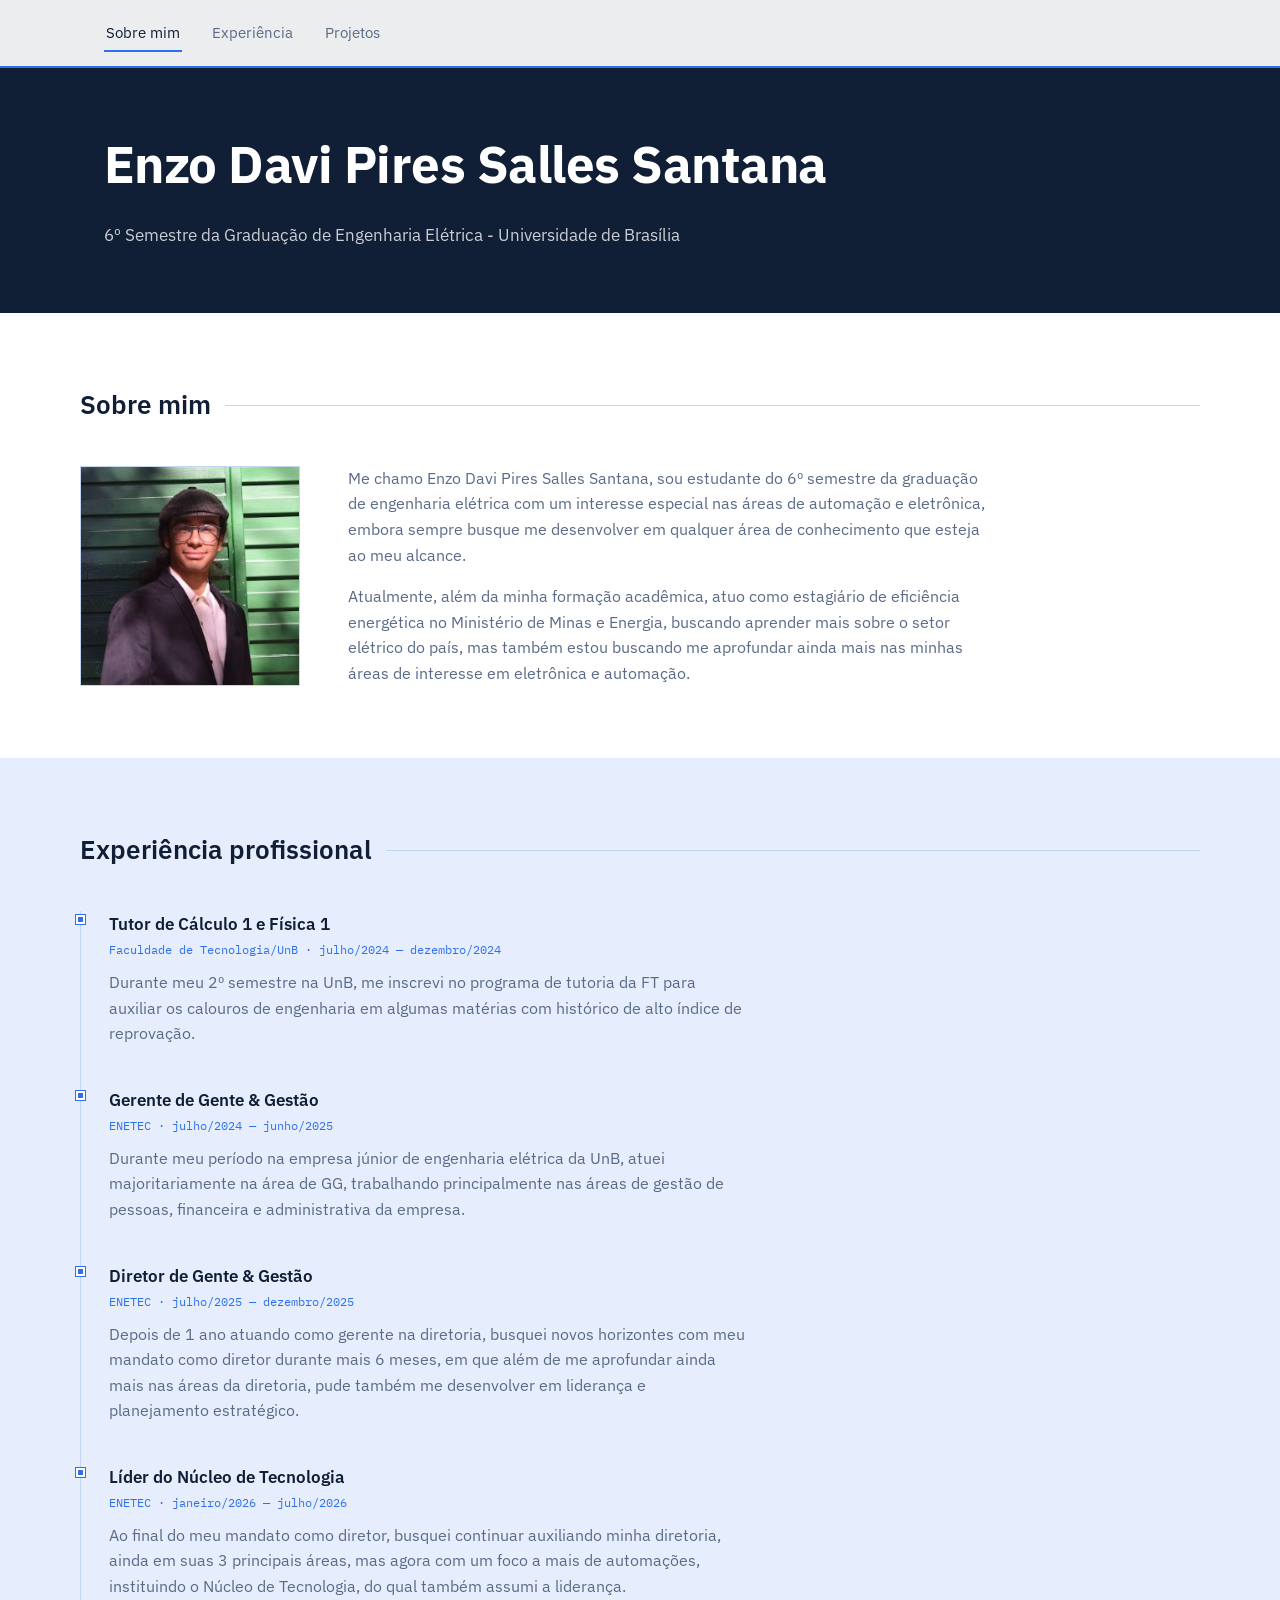
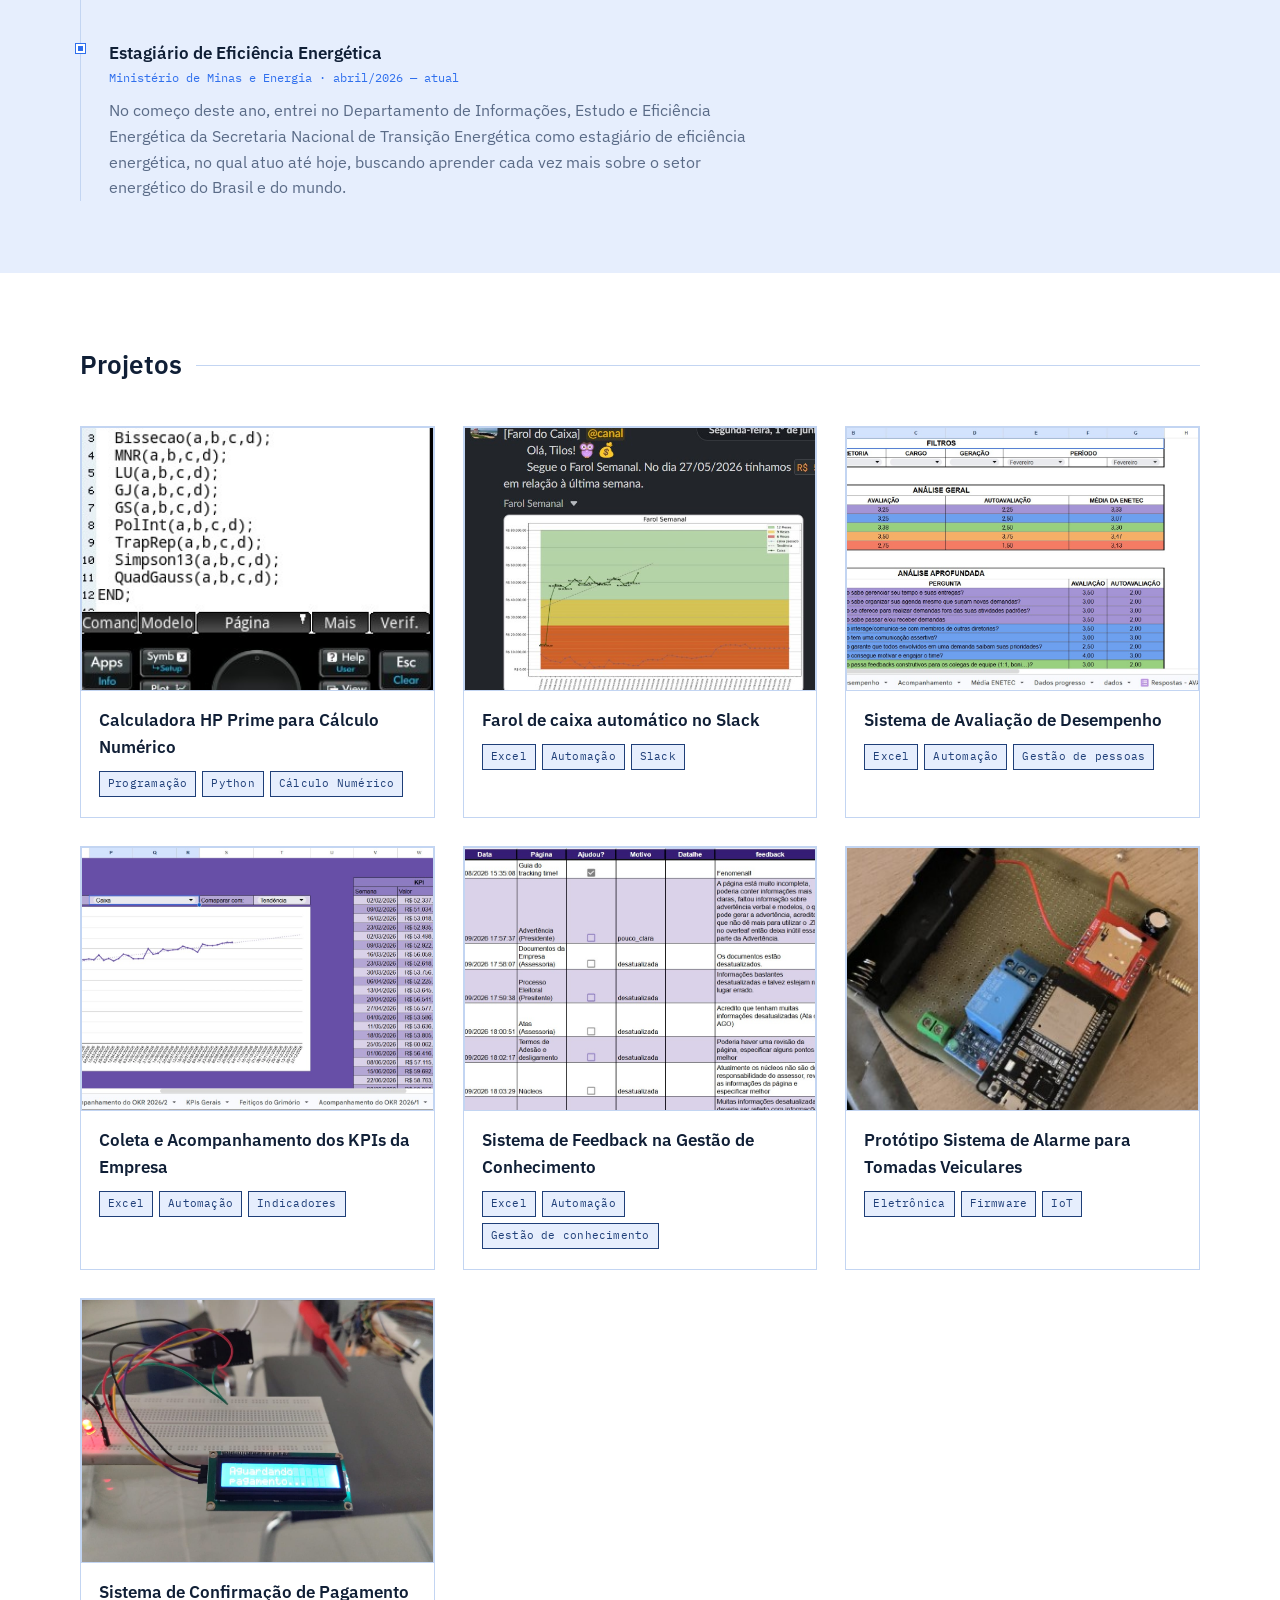
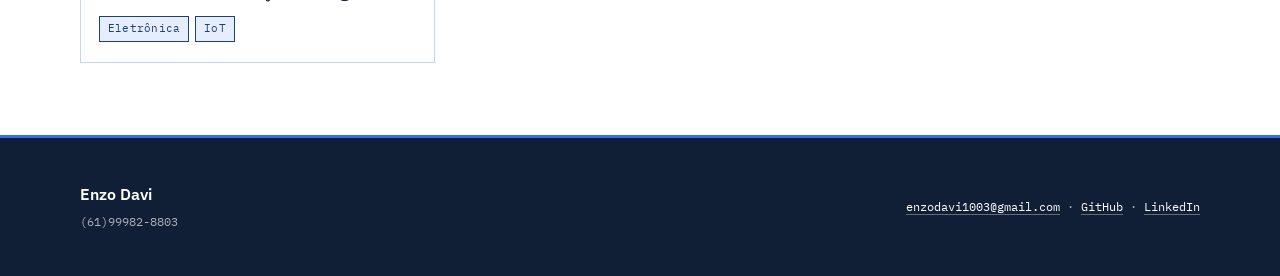
<file: index.html>
<!DOCTYPE html>
<html lang="pt-BR">
<head>
<meta charset="UTF-8">
<meta name="viewport" content="width=device-width, initial-scale=1">
<title>Enzo Davi — Portfólio</title>
<meta name="description" content="Portfólio de projetos em eletrônica, programação, Excel e automação.">
<link rel="preconnect" href="https://fonts.googleapis.com">
<link rel="preconnect" href="https://fonts.gstatic.com" crossorigin>
<link href="https://fonts.googleapis.com/css2?family=IBM+Plex+Mono:wght@400;500;600&family=IBM+Plex+Sans:wght@400;500;600;700&display=swap" rel="stylesheet">
<link rel="stylesheet" href="styles.css">
</head>
<body>

<header class="site-nav">
  <div class="nav-inner">
    <button class="nav-toggle" aria-label="Abrir menu" aria-expanded="false">☰</button>
    <ul class="nav-links">
      <li><a href="#sobre">Sobre mim</a></li>
      <li><a href="#experiencia">Experiência</a></li>
      <li><a href="#projetos">Projetos</a></li>
    </ul>
  </div>
</header>

<main>

  <section class="hero">
    <div class="hero-inner">
      <h1>Enzo Davi Pires Salles Santana</h1>
      <p class="tagline">6º Semestre da Graduação de Engenharia Elétrica - Universidade de Brasília</p>
    </div>
  </section>

  <section id="sobre" class="section-block">
    <div class="section-inner">
      <div class="section-heading"><h2>Sobre mim</h2></div>
      <div class="about-grid">
        <div class="media-frame photo-frame">
          <img src="assets/foto-perfil.jpg" alt="Sua foto" onerror="this.style.display='none'">
          <span class="placeholder-label">foto-perfil.jpg</span>
        </div>
        <div class="about-text">
          <p>Me chamo Enzo Davi Pires Salles Santana, sou estudante do 6º semestre da graduação de engenharia elétrica com um interesse especial nas áreas de automação e eletrônica, embora sempre busque me desenvolver em qualquer área de conhecimento que esteja ao meu alcance.</p>
          <p>Atualmente, além da minha formação acadêmica, atuo como estagiário de eficiência energética no Ministério de Minas e Energia, buscando aprender mais sobre o setor elétrico do país, mas também estou buscando me aprofundar ainda mais nas minhas áreas de interesse em eletrônica e automação.</p>
        </div>
      </div>
    </div>
  </section>

  <section id="experiencia" class="section-block alt">
    <div class="section-inner">
      <div class="section-heading"><h2>Experiência profissional</h2></div>
      <div class="timeline">
        <div class="timeline-item">
          <p class="timeline-role">Tutor de Cálculo 1 e Física 1</p>
          <p class="timeline-meta mono">Faculdade de Tecnologia/UnB · julho/2024 — dezembro/2024</p>
          <p class="timeline-desc">Durante meu 2º semestre na UnB, me inscrevi no programa de tutoria da FT para auxiliar os calouros de engenharia em algumas matérias com histórico de alto índice de reprovação.</p>
        </div>
        <div class="timeline-item">
          <p class="timeline-role">Gerente de Gente & Gestão</p>
          <p class="timeline-meta mono">ENETEC · julho/2024 — junho/2025</p>
          <p class="timeline-desc">Durante meu período na empresa júnior de engenharia elétrica da UnB, atuei majoritariamente na área de GG, trabalhando principalmente nas áreas de gestão de pessoas, financeira e administrativa da empresa.</p>
        </div>
        <div class="timeline-item">
          <p class="timeline-role">Diretor de Gente & Gestão</p>
          <p class="timeline-meta mono">ENETEC · julho/2025 — dezembro/2025</p>
          <p class="timeline-desc">Depois de 1 ano atuando como gerente na diretoria, busquei novos horizontes com meu mandato como diretor durante mais 6 meses, em que além de me aprofundar ainda mais nas áreas da diretoria, pude também me desenvolver em liderança e planejamento estratégico.</p>
        </div>
        <div class="timeline-item">
          <p class="timeline-role">Líder do Núcleo de Tecnologia</p>
          <p class="timeline-meta mono">ENETEC · janeiro/2026 — julho/2026</p>
          <p class="timeline-desc">Ao final do meu mandato como diretor, busquei continuar auxiliando minha diretoria, ainda em suas 3 principais áreas, mas agora com um foco a mais de automações, instituindo o Núcleo de Tecnologia, do qual também assumi a liderança.</p>
        </div>
        <div class="timeline-item">
          <p class="timeline-role">Estagiário de Eficiência Energética</p>
          <p class="timeline-meta mono">Ministério de Minas e Energia · abril/2026 — atual</p>
          <p class="timeline-desc">No começo deste ano, entrei no Departamento de Informações, Estudo e Eficiência Energética da Secretaria Nacional de Transição Energética como estagiário de eficiência energética, no qual atuo até hoje, buscando aprender cada vez mais sobre o setor energético do Brasil e do mundo.</p>
        </div>
      </div>
    </div>
  </section>

  <section id="projetos" class="section-block">
    <div class="section-inner">
      <div class="section-heading"><h2>Projetos</h2></div>
      <div class="projects-grid">

        <a class="project-tile" href="Projetos/CalculadoraCN.html">
          <div class="media-frame project-thumb">
            <img src="assets/CalculadoraCN.jpg" alt="Código na calculadora HP Prime" onerror="this.style.display='none'">
            <span class="placeholder-label">assets/CalculadoraCN.jpg</span>
          </div>
          <div class="project-body">
            <p class="project-title">Calculadora HP Prime para Cálculo Numérico</p>
            <div class="project-tags">
              <span class="tag">Programação</span>
              <span class="tag">Python</span>
              <span class="tag">Cálculo Numérico</span>
            </div>
          </div>
        </a>

        <a class="project-tile" href="Projetos/Faroleiro.html">
          <div class="media-frame project-thumb">
            <img src="assets/FarolCaixa.jpg" alt="Farol do Caixa no Slack" onerror="this.style.display='none'">
            <span class="placeholder-label">assets/FarolCaixa.jpg</span>
          </div>
          <div class="project-body">
            <p class="project-title">Farol de caixa automático no Slack</p>
            <div class="project-tags">
              <span class="tag">Excel</span>
              <span class="tag">Automação</span>
              <span class="tag">Slack</span>
            </div>
          </div>
        </a>

        <a class="project-tile" href="Projetos/PlanilhaAD.html">
          <div class="media-frame project-thumb">
            <img src="assets/PlanilhaAD.jpg" alt="Planilha da AD" onerror="this.style.display='none'">
            <span class="placeholder-label">assets/PlanilhaAD.jpg</span>
          </div>
          <div class="project-body">
            <p class="project-title">Sistema de Avaliação de Desempenho</p>
            <div class="project-tags">
              <span class="tag">Excel</span>
              <span class="tag">Automação</span>
              <span class="tag">Gestão de pessoas</span>
            </div>
          </div>
        </a>

        <a class="project-tile" href="Projetos/PlanilhaKPI.html">
          <div class="media-frame project-thumb">
            <img src="assets/PlanilhaKPI.jpg" alt="Planilha KPI" onerror="this.style.display='none'">
            <span class="placeholder-label">assets/PlanilhaKPI.jpg</span>
          </div>
          <div class="project-body">
            <p class="project-title">Coleta e Acompanhamento dos KPIs da Empresa</p>
            <div class="project-tags">
              <span class="tag">Excel</span>
              <span class="tag">Automação</span>
              <span class="tag">Indicadores</span>
            </div>
          </div>
        </a>

        <a class="project-tile" href="Projetos/FeedbackTilowiki.html">
          <div class="media-frame project-thumb">
            <img src="assets/PlanilhaTilowiki.jpg" alt="Feedbacks tilowiki" onerror="this.style.display='none'">
            <span class="placeholder-label">assets/PlanilhaTilowiki.jpg</span>
          </div>
          <div class="project-body">
            <p class="project-title">Sistema de Feedback na Gestão de Conhecimento</p>
            <div class="project-tags">
              <span class="tag">Excel</span>
              <span class="tag">Automação</span>
              <span class="tag">Gestão de conhecimento</span>
            </div>
          </div>
        </a>

        <a class="project-tile" href="Projetos/AlarmeTomada.html">
          <div class="media-frame project-thumb">
            <img src="assets/AlarmeTVeicular.jpg" alt="Protótipo Sistema de Alarme para Tomadas Veiculares" onerror="this.style.display='none'">
            <span class="placeholder-label">assets/AlarmeTVeicular.jpg</span>
          </div>
          <div class="project-body">
            <p class="project-title">Protótipo Sistema de Alarme para Tomadas Veiculares</p>
            <div class="project-tags">
              <span class="tag">Eletrônica</span>
              <span class="tag">Firmware</span>
              <span class="tag">IoT</span>
            </div>
          </div>
        </a>

        <a class="project-tile" href="Projetos/Confirmarpagamento.html">
          <div class="media-frame project-thumb">
            <img src="assets/fotConfPagamentp.jpeg" alt="Sistema de Confirmação de Pagamento" onerror="this.style.display='none'">
            <span class="placeholder-label">assets/fotConfPagamento.jpeg</span>
          </div>
          <div class="project-body">
            <p class="project-title">Sistema de Confirmação de Pagamento</p>
            <div class="project-tags">
              <span class="tag">Eletrônica</span>
              <span class="tag">IoT</span>
            </div>
          </div>
        </a>

      </div>
    </div>
  </section>

</main>

<footer>
  <div class="footer-inner">
    <div>
      <p class="footer-name">Enzo Davi</p>
      <p class="footer-meta">(61)99982-8803</p>
    </div>
    <div class="footer-meta">
      <a href="mailto:enzodavi1003@gmail.com">enzodavi1003@gmail.com</a> ·
      <a href="https://github.com/EnzoDavi" target="_blank" rel="noopener">GitHub</a> ·
      <a href="https://www.linkedin.com/in/enzo-davi-55a029302/" target="_blank" rel="noopener">LinkedIn</a>
    </div>
  </div>
</footer>

<script src="script.js"></script>
</body>
</html>
</file>
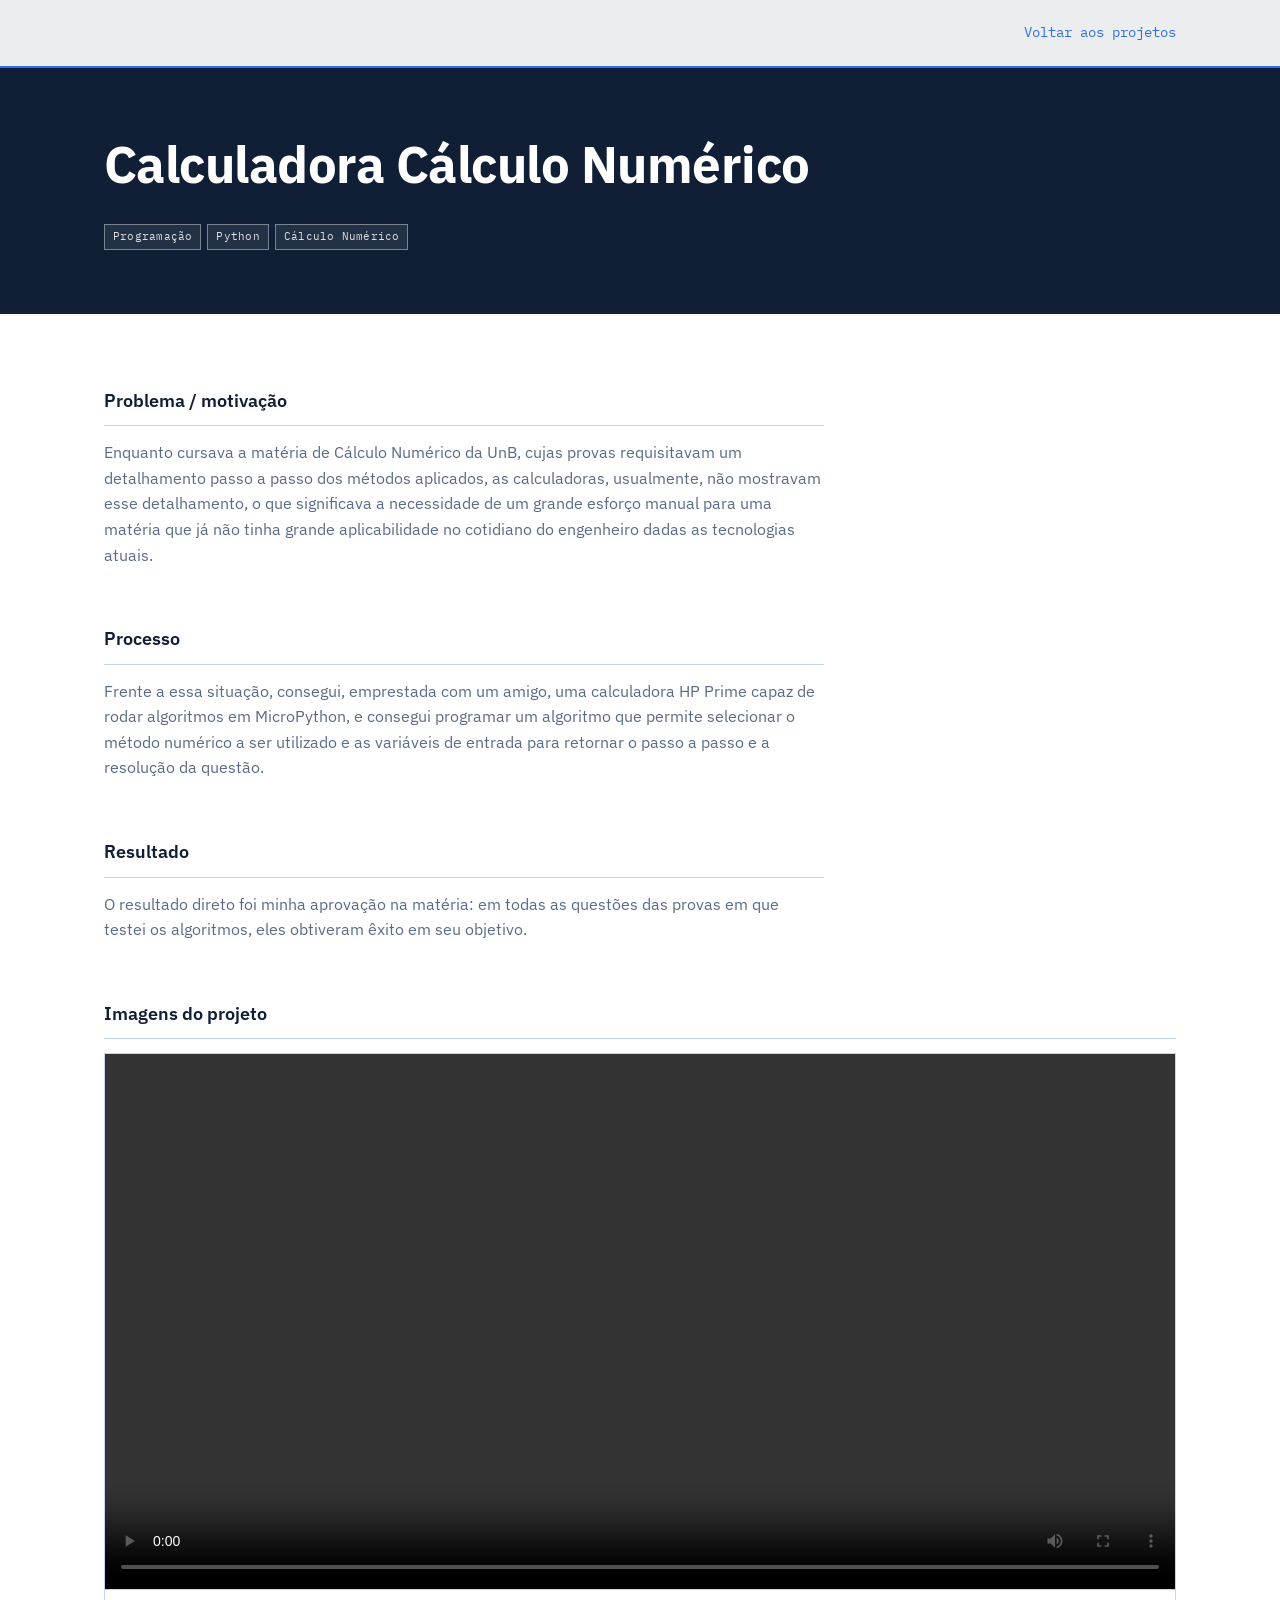
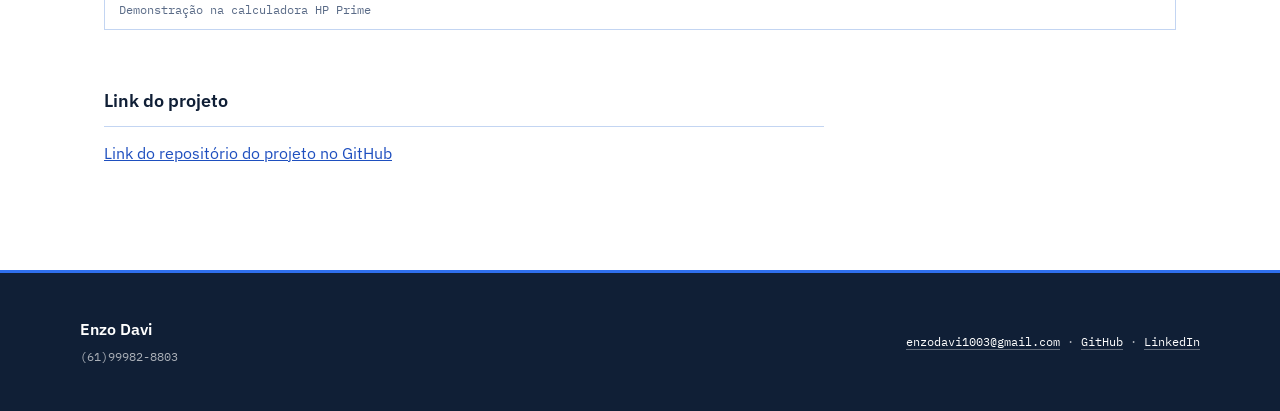
<file: Projetos/CalculadoraCN.html>
<!DOCTYPE html>
<html lang="pt-BR">
<head>
<meta charset="UTF-8">
<meta name="viewport" content="width=device-width, initial-scale=1">
<title>Projeto - Calculadora Cálculo Numérico</title>
<link rel="preconnect" href="https://fonts.googleapis.com">
<link rel="preconnect" href="https://fonts.gstatic.com" crossorigin>
<link href="https://fonts.googleapis.com/css2?family=IBM+Plex+Mono:wght@400;500;600&family=IBM+Plex+Sans:wght@400;500;600;700&display=swap" rel="stylesheet">
<link rel="stylesheet" href="../styles.css">
</head>
<body>

<header class="site-nav">
  <div class="nav-inner">
    <a href="../index.html" class="brand"></a>
    <a href="../index.html#projetos" class="back-link-nav">Voltar aos projetos</a>
  </div>
</header>

<main>

  <section class="hero">
    <div class="hero-inner">
      <h1>Calculadora Cálculo Numérico</h1>
      <div class="project-tags">
        <span class="tag">Programação</span>
        <span class="tag">Python</span>
        <span class="tag">Cálculo Numérico</span>
      </div>
    </div>
  </section>

  <div class="section-inner">


    <section class="project-detail-section">
      <h2>Problema / motivação</h2>
      <p>Enquanto cursava a matéria de Cálculo Numérico da UnB, cujas provas requisitavam um detalhamento passo a passo dos métodos aplicados, as calculadoras, usualmente, não mostravam esse detalhamento, o que significava a necessidade de um grande esforço manual para uma matéria que já não tinha grande aplicabilidade no cotidiano do engenheiro dadas as tecnologias atuais.</p>
    </section>

    <section class="project-detail-section">
      <h2>Processo</h2>
      <p>Frente a essa situação, consegui, emprestada com um amigo, uma calculadora HP Prime capaz de rodar algoritmos em MicroPython, e consegui programar um algoritmo que permite selecionar o método numérico a ser utilizado e as variáveis de entrada para retornar o passo a passo e a resolução da questão.</p>
    </section>

    <section class="project-detail-section">
      <h2>Resultado</h2>
      <p>O resultado direto foi minha aprovação na matéria: em todas as questões das provas em que testei os algoritmos, eles obtiveram êxito em seu objetivo.</p>
    </section>

    <section class="project-media-section">
      <h2>Imagens do projeto</h2>
      <div class="project-gallery">
        <figure class="gallery-item">
          <video controls>
            <source src="../assets/VideoCN.mp4" type="video/mp4">
            Seu navegador não suporta a tag de vídeo.
          </video>
          <figcaption class="gallery-caption">Demonstração na calculadora HP Prime</figcaption>
        </figure>
      </div>
    </section>

    <section class="project-detail-section">
      <h2>Link do projeto</h2>
      <p><a href="https://github.com/EnzoDavi/CodigoCN" target="_blank" rel="noopener">Link do repositório do projeto no GitHub</a></p>
    </section>

  </div>

</main>

<footer>
  <div class="footer-inner">
    <div>
      <p class="footer-name">Enzo Davi</p>
      <p class="footer-meta">(61)99982-8803</p>
    </div>
    <div class="footer-meta">
      <a href="mailto:enzodavi1003@gmail.com">enzodavi1003@gmail.com</a> ·
      <a href="https://github.com/EnzoDavi" target="_blank" rel="noopener">GitHub</a> ·
      <a href="https://www.linkedin.com/in/enzo-davi-55a029302/" target="_blank" rel="noopener">LinkedIn</a>
    </div>
  </div>
</footer>

<script src="../script.js"></script>
</body>
</html>
</file>
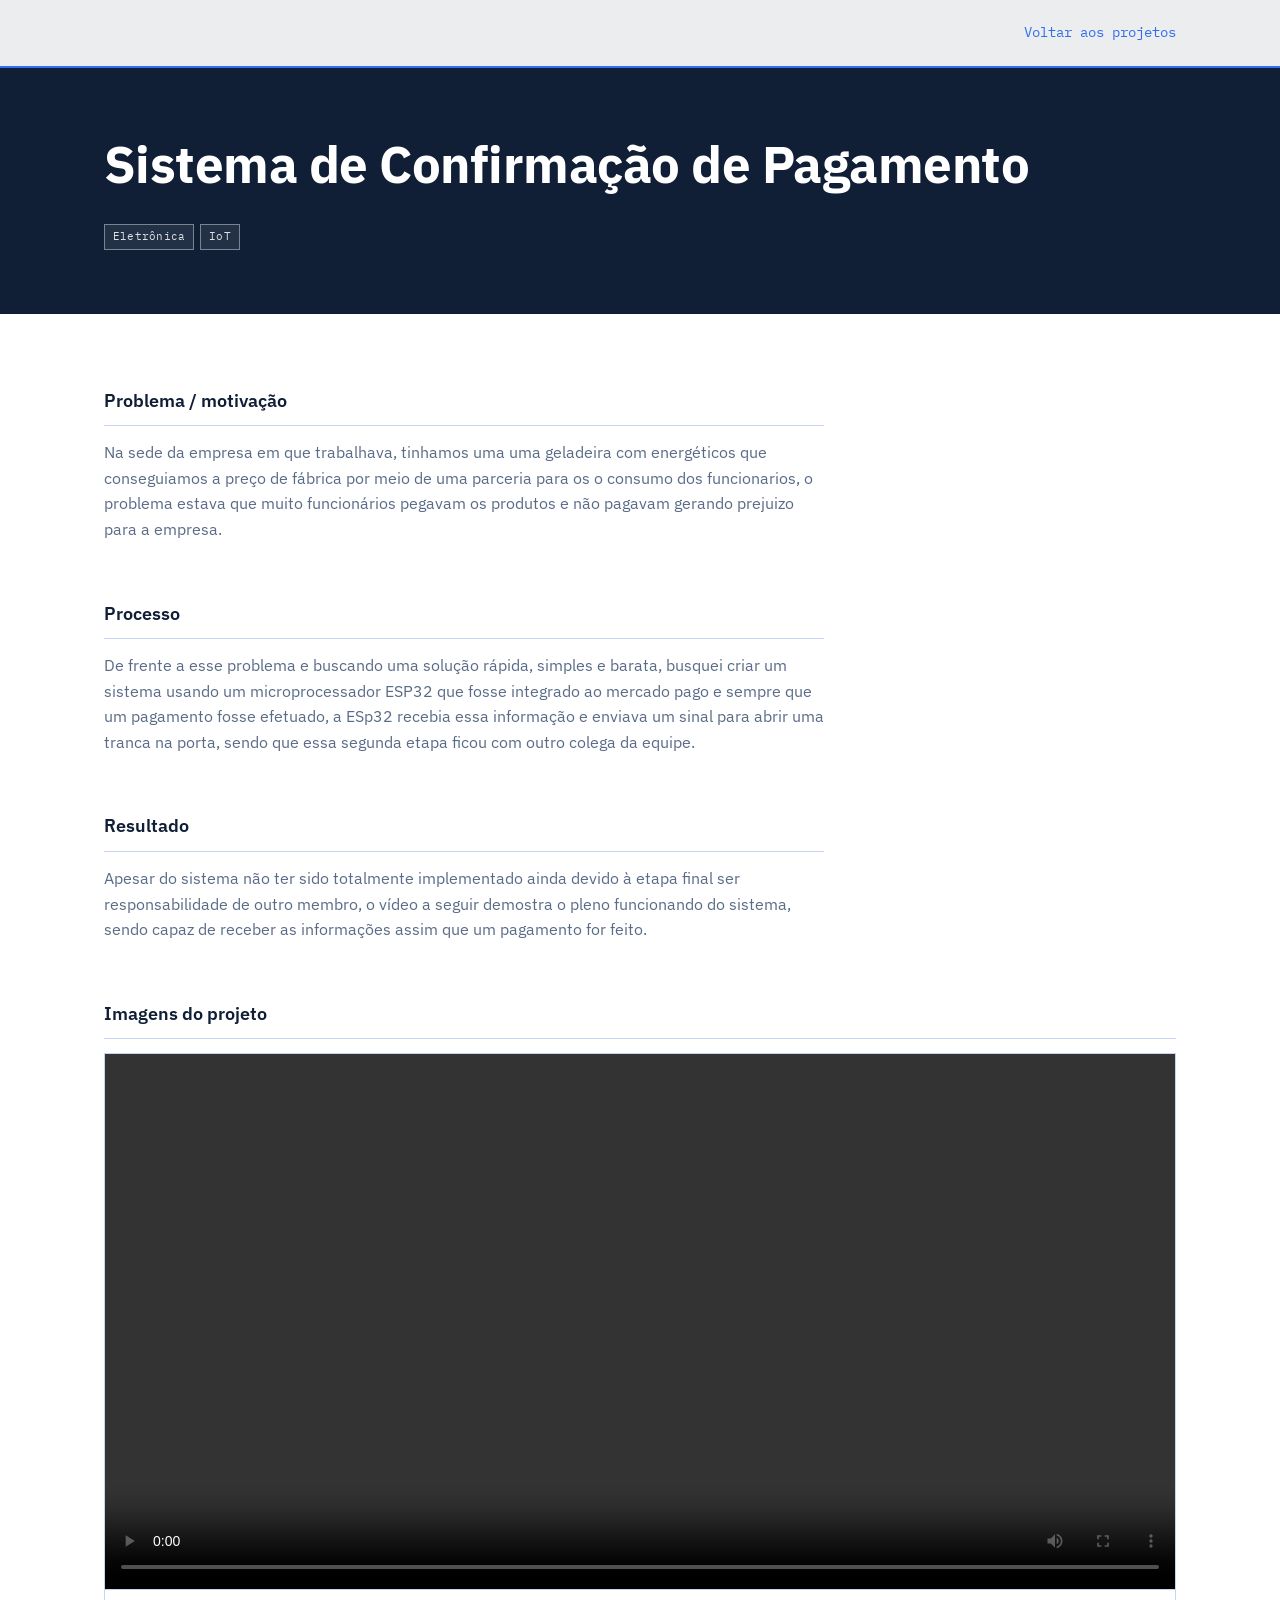
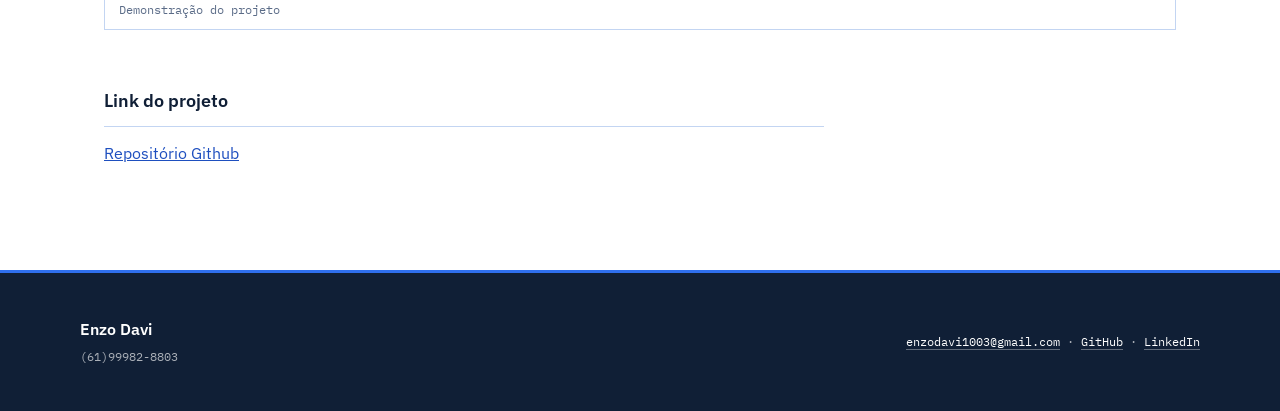
<file: Projetos/Confirmarpagamento.html>
<!DOCTYPE html>
<html lang="pt-BR">
<head>
<meta charset="UTF-8">
<meta name="viewport" content="width=device-width, initial-scale=1">
<title>Projeto - Sistema de Confirmação de Pagamento</title>
<link rel="preconnect" href="https://fonts.googleapis.com">
<link rel="preconnect" href="https://fonts.gstatic.com" crossorigin>
<link href="https://fonts.googleapis.com/css2?family=IBM+Plex+Mono:wght@400;500;600&family=IBM+Plex+Sans:wght@400;500;600;700&display=swap" rel="stylesheet">
<link rel="stylesheet" href="../styles.css">
</head>
<body>

<header class="site-nav">
  <div class="nav-inner">
    <a href="../index.html" class="brand"></a>
    <a href="../index.html#projetos" class="back-link-nav">Voltar aos projetos</a>
  </div>
</header>

<main>

  <section class="hero">
    <div class="hero-inner">
      <h1>Sistema de Confirmação de Pagamento</h1>
      <div class="project-tags">
        <span class="tag">Eletrônica</span>
        <span class="tag">IoT</span>
      </div>
    </div>
  </section>

  <div class="section-inner">


    <section class="project-detail-section">
      <h2>Problema / motivação</h2>
      <p>Na sede da empresa em que trabalhava, tinhamos uma uma geladeira com energéticos que conseguiamos a preço de fábrica por meio de uma parceria para os o consumo dos funcionarios, o problema estava que muito funcionários pegavam os produtos e não pagavam gerando prejuizo para a empresa.</p>
    </section>

    <section class="project-detail-section">
      <h2>Processo</h2>
      <p>De frente a esse problema e buscando uma solução rápida, simples e barata, busquei criar um sistema usando um microprocessador ESP32 que fosse integrado ao mercado pago e sempre que um pagamento fosse efetuado, a ESp32 recebia essa informação e enviava um sinal para abrir uma tranca na porta, sendo que essa segunda etapa ficou com outro colega da equipe.</p>
    </section>

    <section class="project-detail-section">
      <h2>Resultado</h2>
      <p>Apesar do sistema não ter sido totalmente implementado ainda devido à etapa final ser responsabilidade de outro membro, o vídeo a seguir demostra o pleno funcionando do sistema, sendo capaz de receber as informações assim que um pagamento for feito.</p>
    </section>

    <section class="project-media-section">
      <h2>Imagens do projeto</h2>
      <div class="project-gallery">
        <figure class="gallery-item">
          <video controls>
            <source src="../assets/videoConfPagamento.mp4" type="video/mp4">
            Seu navegador não suporta a tag de vídeo.
          </video>
          <figcaption class="gallery-caption">Demonstração do projeto</figcaption>
        </figure>
      </div>
    </section>

    <section class="project-detail-section">
      <h2>Link do projeto</h2>
      <p><a href="https://github.com/EnzoDavi/Sistema-de-Caixa-mercado-pago" target="_blank" rel="noopener">Repositório Github</a></p>
    </section>

  </div>

</main>

<footer>
  <div class="footer-inner">
    <div>
      <p class="footer-name">Enzo Davi</p>
      <p class="footer-meta">(61)99982-8803</p>
    </div>
    <div class="footer-meta">
      <a href="mailto:enzodavi1003@gmail.com">enzodavi1003@gmail.com</a> ·
      <a href="https://github.com/EnzoDavi" target="_blank" rel="noopener">GitHub</a> ·
      <a href="https://www.linkedin.com/in/enzo-davi-55a029302/" target="_blank" rel="noopener">LinkedIn</a>
    </div>
  </div>
</footer>

<script src="../script.js"></script>
</body>
</html>
</file>
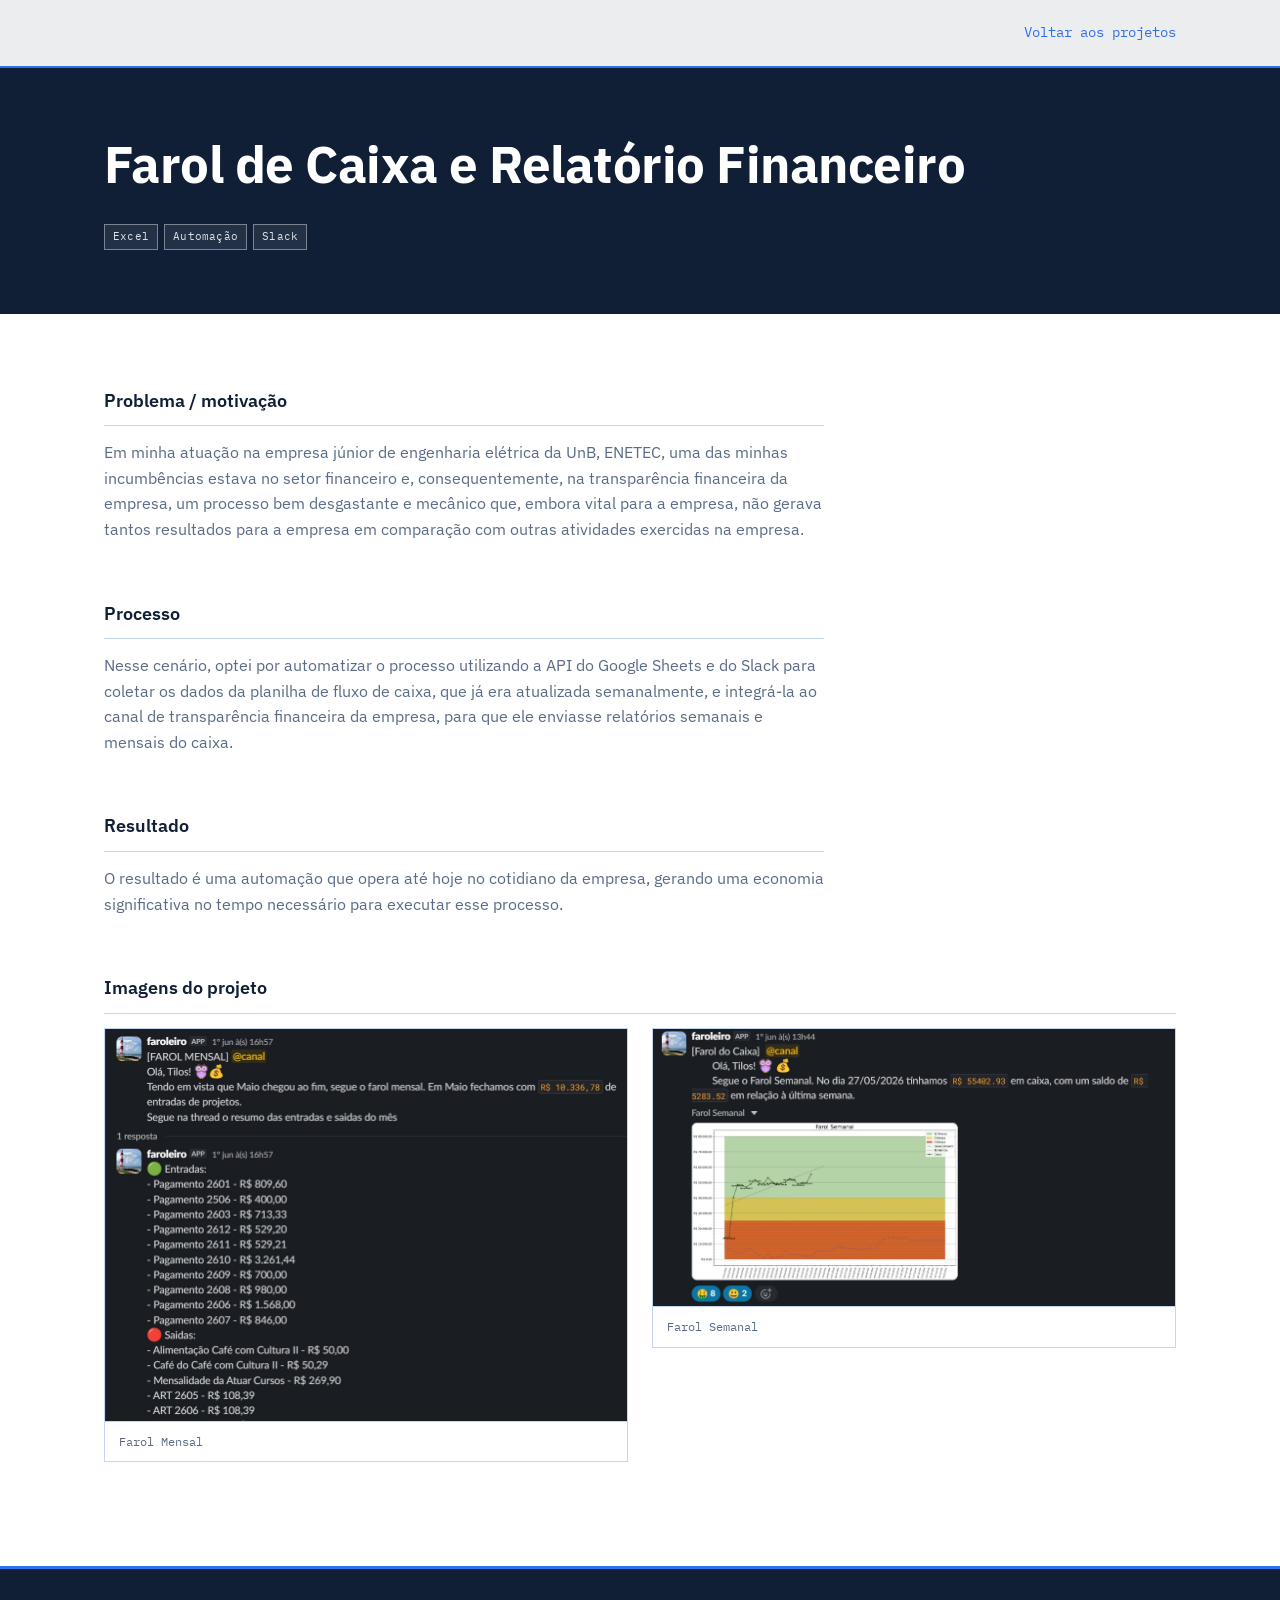
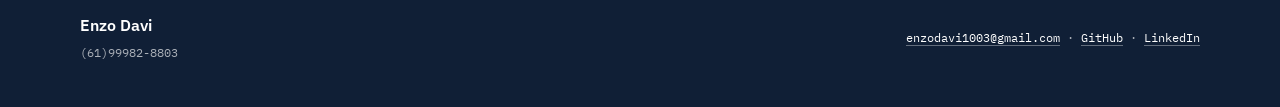
<file: Projetos/Faroleiro.html>
<!DOCTYPE html>
<html lang="pt-BR">
<head>
<meta charset="UTF-8">
<meta name="viewport" content="width=device-width, initial-scale=1">
<title>Projeto - Farol de Caixa</title>
<link rel="preconnect" href="https://fonts.googleapis.com">
<link rel="preconnect" href="https://fonts.gstatic.com" crossorigin>
<link href="https://fonts.googleapis.com/css2?family=IBM+Plex+Mono:wght@400;500;600&family=IBM+Plex+Sans:wght@400;500;600;700&display=swap" rel="stylesheet">
<link rel="stylesheet" href="../styles.css">
</head>
<body>

<header class="site-nav">
  <div class="nav-inner">
    <a href="../index.html" class="brand"></a>
    <a href="../index.html#projetos" class="back-link-nav">Voltar aos projetos</a>
  </div>
</header>

<main>

  <section class="hero">
    <div class="hero-inner">
      <h1>Farol de Caixa e Relatório Financeiro</h1>
      <div class="project-tags">
        <span class="tag">Excel</span>
        <span class="tag">Automação</span>
        <span class="tag">Slack</span>
      </div>
    </div>
  </section>

  <div class="section-inner">


    <section class="project-detail-section">
      <h2>Problema / motivação</h2>
      <p>Em minha atuação na empresa júnior de engenharia elétrica da UnB, ENETEC, uma das minhas incumbências estava no setor financeiro e, consequentemente, na transparência financeira da empresa, um processo bem desgastante e mecânico que, embora vital para a empresa, não gerava tantos resultados para a empresa em comparação com outras atividades exercidas na empresa.</p>
    </section>

    <section class="project-detail-section">
      <h2>Processo</h2>
      <p>Nesse cenário, optei por automatizar o processo utilizando a API do Google Sheets e do Slack para coletar os dados da planilha de fluxo de caixa, que já era atualizada semanalmente, e integrá-la ao canal de transparência financeira da empresa, para que ele enviasse relatórios semanais e mensais do caixa.</p>
    </section>

    <section class="project-detail-section">
      <h2>Resultado</h2>
      <p>O resultado é uma automação que opera até hoje no cotidiano da empresa, gerando uma economia significativa no tempo necessário para executar esse processo.</p>
    </section>

    <section class="project-media-section">
      <h2>Imagens do projeto</h2>
      <div class="project-gallery">
        <figure class="gallery-item">
          <img src="../assets/FarolMensal.jpg" alt="Relatório mensal enviado pelo farol de caixa">
          <figcaption class="gallery-caption">Farol Mensal</figcaption>
        </figure>
        <figure class="gallery-item">
          <img src="../assets/FarolSemanal.jpg" alt="Relatório semanal enviado pelo farol de caixa">
          <figcaption class="gallery-caption">Farol Semanal</figcaption>
        </figure>
      </div>
    </section>

  </div>

</main>

<footer>
  <div class="footer-inner">
    <div>
      <p class="footer-name">Enzo Davi</p>
      <p class="footer-meta">(61)99982-8803</p>
    </div>
    <div class="footer-meta">
      <a href="mailto:enzodavi1003@gmail.com">enzodavi1003@gmail.com</a> ·
      <a href="https://github.com/EnzoDavi" target="_blank" rel="noopener">GitHub</a> ·
      <a href="https://www.linkedin.com/in/enzo-davi-55a029302/" target="_blank" rel="noopener">LinkedIn</a>
    </div>
  </div>
</footer>

<script src="../script.js"></script>
</body>
</html>
</file>
<file: styles.css>
/* ==========================================================================
   Portfólio — folha de estilos compartilhada
   Conceito: identidade visual inspirada em desenhos técnicos / blueprints
   (grade fina de papel milimetrado, "bloco de título" de prancha, folhas
   numeradas) em tons de azul sobre branco.
   ========================================================================== */

:root {
  --white: #ffffff;
  --paper: #e6eefd;
  --ink: #101f36;
  --slate: #5a6b87;
  --line: #c3d5f2;
  --blue: #1f3f78;
  --accent: #2f6fed;
  --accent-dark: #1e4fbf;
  --maxw: 1120px;
  --nav-h: 68px;
}

*, *::before, *::after { box-sizing: border-box; }

html {
  scroll-behavior: smooth;
  scroll-padding-top: var(--nav-h);
}

body {
  margin: 0;
  font-family: 'IBM Plex Sans', -apple-system, BlinkMacSystemFont, 'Segoe UI', sans-serif;
  color: var(--ink);
  background-color: var(--white);
  line-height: 1.6;
}

img { max-width: 100%; display: block; }
a { color: inherit; }
h1, h2, h3, p, ul { margin: 0; }

.mono { font-family: 'IBM Plex Mono', 'SFMono-Regular', Consolas, monospace; }

/* ---------- Navegação ---------- */

.site-nav {
  position: fixed;
  top: 0; left: 0; right: 0;
  height: var(--nav-h);
  background: rgba(255, 255, 255, 0.92);
  backdrop-filter: blur(6px);
  border-bottom: 2px solid var(--accent);
  z-index: 100;
}

.nav-inner {
  max-width: var(--maxw);
  margin: 0 auto;
  height: 100%;
  display: flex;
  align-items: center;
  justify-content: space-between;
  padding: 0 24px;
}

.brand {
  font-family: 'IBM Plex Mono', monospace;
  font-weight: 500;
  font-size: 0.95rem;
  letter-spacing: 0.02em;
  color: var(--blue);
  text-decoration: none;
}

.nav-links {
  display: flex;
  gap: 28px;
  list-style: none;
  padding: 0;
  margin: 0;
}

.nav-links a {
  display: inline-block;
  text-decoration: none;
  font-size: 0.95rem;
  color: var(--slate);
  padding: 6px 2px;
  border-bottom: 2px solid transparent;
  transition: color .15s ease, border-color .15s ease;
}

.nav-links a:hover,
.nav-links a.active {
  color: var(--ink);
  border-color: var(--accent);
}

.back-link-nav {
  font-family: 'IBM Plex Mono', monospace;
  font-size: 0.85rem;
  color: var(--accent);
  text-decoration: none;
}

.back-link-nav:hover { text-decoration: underline; }

.nav-toggle {
  display: none;
  background: none;
  border: 1px solid var(--line);
  padding: 8px 10px;
  font-size: 1rem;
  cursor: pointer;
  color: var(--ink);
}

@media (max-width: 760px) {
  .nav-toggle { display: block; }

  .nav-links {
    position: fixed;
    top: var(--nav-h);
    left: 0; right: 0;
    background: var(--white);
    flex-direction: column;
    gap: 0;
    max-height: 0;
    overflow: hidden;
    border-bottom: 1px solid var(--line);
    transition: max-height .25s ease;
  }

  .nav-links.open { max-height: 320px; }

  .nav-links a {
    width: 100%;
    padding: 14px 24px;
    border-bottom: 1px solid var(--line);
  }
}

/* ---------- Bloco de título (estilo prancha técnica) ---------- */

.title-block {
  display: inline-flex;
  flex-wrap: wrap;
  border: 1px solid rgba(255, 255, 255, 0.3);
  margin-bottom: 28px;
}

.title-block div {
  padding: 8px 14px;
  font-family: 'IBM Plex Mono', monospace;
  font-size: 0.72rem;
  color: rgba(255, 255, 255, 0.75);
  border-right: 1px solid rgba(255, 255, 255, 0.3);
  white-space: nowrap;
}

.title-block div:last-child { border-right: none; }
.title-block strong { color: var(--white); font-weight: 600; margin-right: 6px; }

/* ---------- Hero (faixa azul cheia, de ponta a ponta) ---------- */

.hero {
  background: var(--ink);
  color: var(--white);
}

.hero-inner {
  max-width: var(--maxw);
  margin: 0 auto;
  padding: calc(var(--nav-h) + 56px) 24px 64px;
}

.hero h1 {
  font-size: clamp(2.1rem, 5vw, 3.2rem);
  font-weight: 700;
  letter-spacing: -0.01em;
  margin-bottom: 16px;
  color: var(--white);
}

.hero .tagline {
  max-width: 580px;
  color: rgba(255, 255, 255, 0.78);
  font-size: 1.05rem;
}

/* ---------- Cabeçalhos de seção (numerados como folhas de prancha) ---------- */

.section-heading {
  display: flex;
  align-items: center;
  gap: 14px;
  margin-bottom: 40px;
}

.section-heading .sheet {
  font-family: 'IBM Plex Mono', monospace;
  font-size: 0.72rem;
  color: var(--white);
  background: var(--accent);
  padding: 3px 8px;
  flex-shrink: 0;
}

.section-heading h2 {
  font-size: 1.6rem;
  font-weight: 600;
}

.section-heading::after {
  content: '';
  flex: 1;
  height: 1px;
  background: var(--line);
}

.section-block { padding: 72px 24px; }
.section-block.alt { background: var(--paper); }
.section-inner { max-width: var(--maxw); margin: 0 auto; }

/* Only matches the project-detail pages, where .section-inner sits directly
   under <main> (on index.html it's always nested inside .section-block) */
main > .section-inner { padding: 72px 24px 104px; }

/* ---------- Molduras de mídia (foto / imagem de projeto) com placeholder ---------- */

.media-frame {
  position: relative;
  overflow: hidden;
  background: var(--paper);
  border: 1px solid var(--line);
}

.media-frame img,
.media-frame video {
  position: absolute;
  inset: 0;
  width: 100%;
  height: 100%;
  object-fit: cover;
  z-index: 2;
}

.media-frame .placeholder-label {
  position: absolute;
  inset: 0;
  z-index: 1;
  display: flex;
  align-items: center;
  justify-content: center;
  text-align: center;
  padding: 16px;
  font-family: 'IBM Plex Mono', monospace;
  font-size: 0.72rem;
  color: var(--slate);
}

/* ---------- Sobre mim ---------- */

.about-grid {
  display: grid;
  grid-template-columns: 220px 1fr;
  gap: 48px;
  align-items: start;
}

.photo-frame { aspect-ratio: 1; }

.about-text p {
  color: var(--slate);
  max-width: 640px;
  margin-bottom: 16px;
}

.about-text p:last-child { margin-bottom: 0; }

@media (max-width: 720px) {
  .about-grid { grid-template-columns: 1fr; }
  .photo-frame { max-width: 220px; }
}

/* ---------- Experiência profissional ---------- */

.timeline {
  position: relative;
  padding-left: 28px;
  border-left: 1px solid var(--line);
}

.timeline-item { position: relative; padding-bottom: 40px; }
.timeline-item:last-child { padding-bottom: 0; }

.timeline-item::before {
  content: '';
  position: absolute;
  left: -33px;
  top: 4px;
  width: 9px;
  height: 9px;
  border: 2px solid var(--white);
  background: var(--accent);
  box-shadow: 0 0 0 1px var(--accent);
}

.timeline-role { font-weight: 600; font-size: 1.05rem; margin-bottom: 2px; }

.timeline-meta {
  font-family: 'IBM Plex Mono', monospace;
  font-size: 0.78rem;
  color: var(--accent);
  margin-bottom: 10px;
}

.timeline-desc { color: var(--slate); max-width: 640px; }

/* ---------- Projetos ---------- */

.projects-grid {
  display: grid;
  grid-template-columns: repeat(auto-fill, minmax(260px, 1fr));
  gap: 28px;
}

.project-tile {
  border: 1px solid var(--line);
  text-decoration: none;
  color: inherit;
  display: flex;
  flex-direction: column;
  background: var(--white);
  transition: border-color .15s ease, transform .15s ease;
}

.project-tile:hover,
.project-tile:focus-visible {
  border-color: var(--accent);
  transform: translateY(-3px);
}

.project-thumb { aspect-ratio: 4 / 3; border-bottom: 1px solid var(--line); }

.project-body { padding: 16px 18px 20px; }

.project-title { font-size: 1.05rem; font-weight: 600; margin-bottom: 10px; }

.project-tags { display: flex; flex-wrap: wrap; gap: 6px; }

.tag {
  font-family: 'IBM Plex Mono', monospace;
  font-size: 0.7rem;
  letter-spacing: 0.02em;
  color: var(--blue);
  background: var(--paper);
  border: 1px solid var(--blue);
  padding: 3px 8px;
}

/* ---------- Página de projeto individual ---------- */

.project-hero-image { aspect-ratio: 16 / 7; margin-bottom: 48px; }

.hero .project-tags { margin-top: 18px; }

.hero .tag {
  color: rgba(255, 255, 255, 0.85);
  background: rgba(255, 255, 255, 0.08);
  border-color: rgba(255, 255, 255, 0.4);
}

.project-detail-section,
.project-media-section {
  margin-bottom: 56px;
}

.project-detail-section:last-child,
.project-media-section:last-child {
  margin-bottom: 0;
}

.project-detail-section { max-width: 720px; }

.project-detail-section h2,
.project-media-section h2 {
  font-size: 1.15rem;
  font-weight: 600;
  margin-bottom: 14px;
  padding-bottom: 10px;
  border-bottom: 1px solid var(--line);
}

.project-detail-section p { color: var(--slate); }

/* Galeria de imagens/vídeos do projeto — mostra a mídia inteira (sem
   recortar), diferente das molduras quadradas usadas nos cartões de
   pré-visualização. */
.project-gallery {
  display: grid;
  grid-template-columns: repeat(auto-fit, minmax(280px, 1fr));
  gap: 24px;
  align-items: start;
}

.gallery-item {
  margin: 0;
  border: 1px solid var(--line);
  background: var(--paper);
  overflow: hidden;
}

.gallery-item img,
.gallery-item video {
  display: block;
  width: 100%;
  height: auto;
}

.gallery-caption {
  margin: 0;
  padding: 10px 14px;
  border-top: 1px solid var(--line);
  background: var(--white);
  font-family: 'IBM Plex Mono', monospace;
  font-size: 0.75rem;
  color: var(--slate);
}

.stack-list {
  list-style: none;
  display: flex;
  flex-wrap: wrap;
  gap: 8px;
}

.stack-list li {
  font-family: 'IBM Plex Mono', monospace;
  font-size: 0.78rem;
  border: 1px solid var(--line);
  padding: 4px 10px;
  color: var(--blue);
}

.project-detail-section a {
  color: var(--accent-dark);
  text-decoration: underline;
}

/* ---------- Rodapé ---------- */

footer {
  background: var(--ink);
  color: var(--white);
  border-top: 3px solid var(--accent);
  padding: 44px 24px;
}

.footer-inner {
  max-width: var(--maxw);
  margin: 0 auto;
  display: flex;
  flex-wrap: wrap;
  justify-content: space-between;
  align-items: center;
  gap: 20px;
}

.footer-inner a {
  color: var(--white);
  text-decoration: none;
  border-bottom: 1px solid rgba(255, 255, 255, 0.35);
}

.footer-inner a:hover { border-color: var(--white); }

.footer-name { font-weight: 600; margin-bottom: 4px; }

.footer-meta {
  font-family: 'IBM Plex Mono', monospace;
  font-size: 0.78rem;
  color: rgba(255, 255, 255, 0.65);
}

/* ---------- Acessibilidade ---------- */

a:focus-visible,
button:focus-visible {
  outline: 2px solid var(--accent);
  outline-offset: 2px;
}

@media (prefers-reduced-motion: reduce) {
  html { scroll-behavior: auto; }
  .project-tile { transition: none; }
}
</file>
